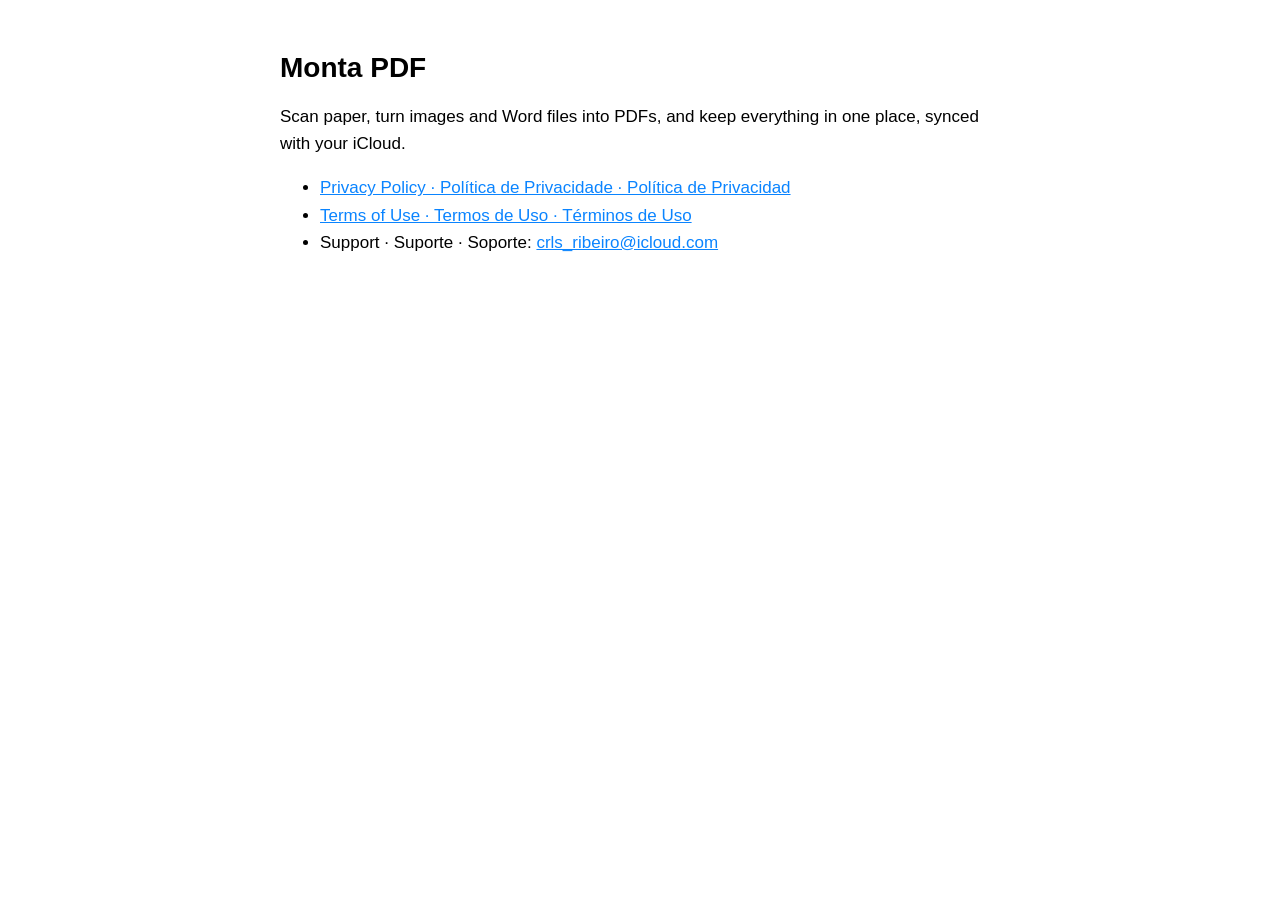
<file: docs/index.html>
<!DOCTYPE html>
<html lang="en">
<head>
<meta charset="utf-8">
<meta name="viewport" content="width=device-width, initial-scale=1">
<title>Monta PDF</title>
<link rel="stylesheet" href="style.css">
</head>
<body>
<h1>Monta PDF</h1>
<p>Scan paper, turn images and Word files into PDFs, and keep everything in one place, synced with your iCloud.</p>
<ul>
  <li><a href="privacy.html">Privacy Policy · Política de Privacidade · Política de Privacidad</a></li>
  <li><a href="terms.html">Terms of Use · Termos de Uso · Términos de Uso</a></li>
  <li>Support · Suporte · Soporte: <a href="mailto:crls_ribeiro@icloud.com">crls_ribeiro@icloud.com</a></li>
</ul>
</body>
</html>
</file>
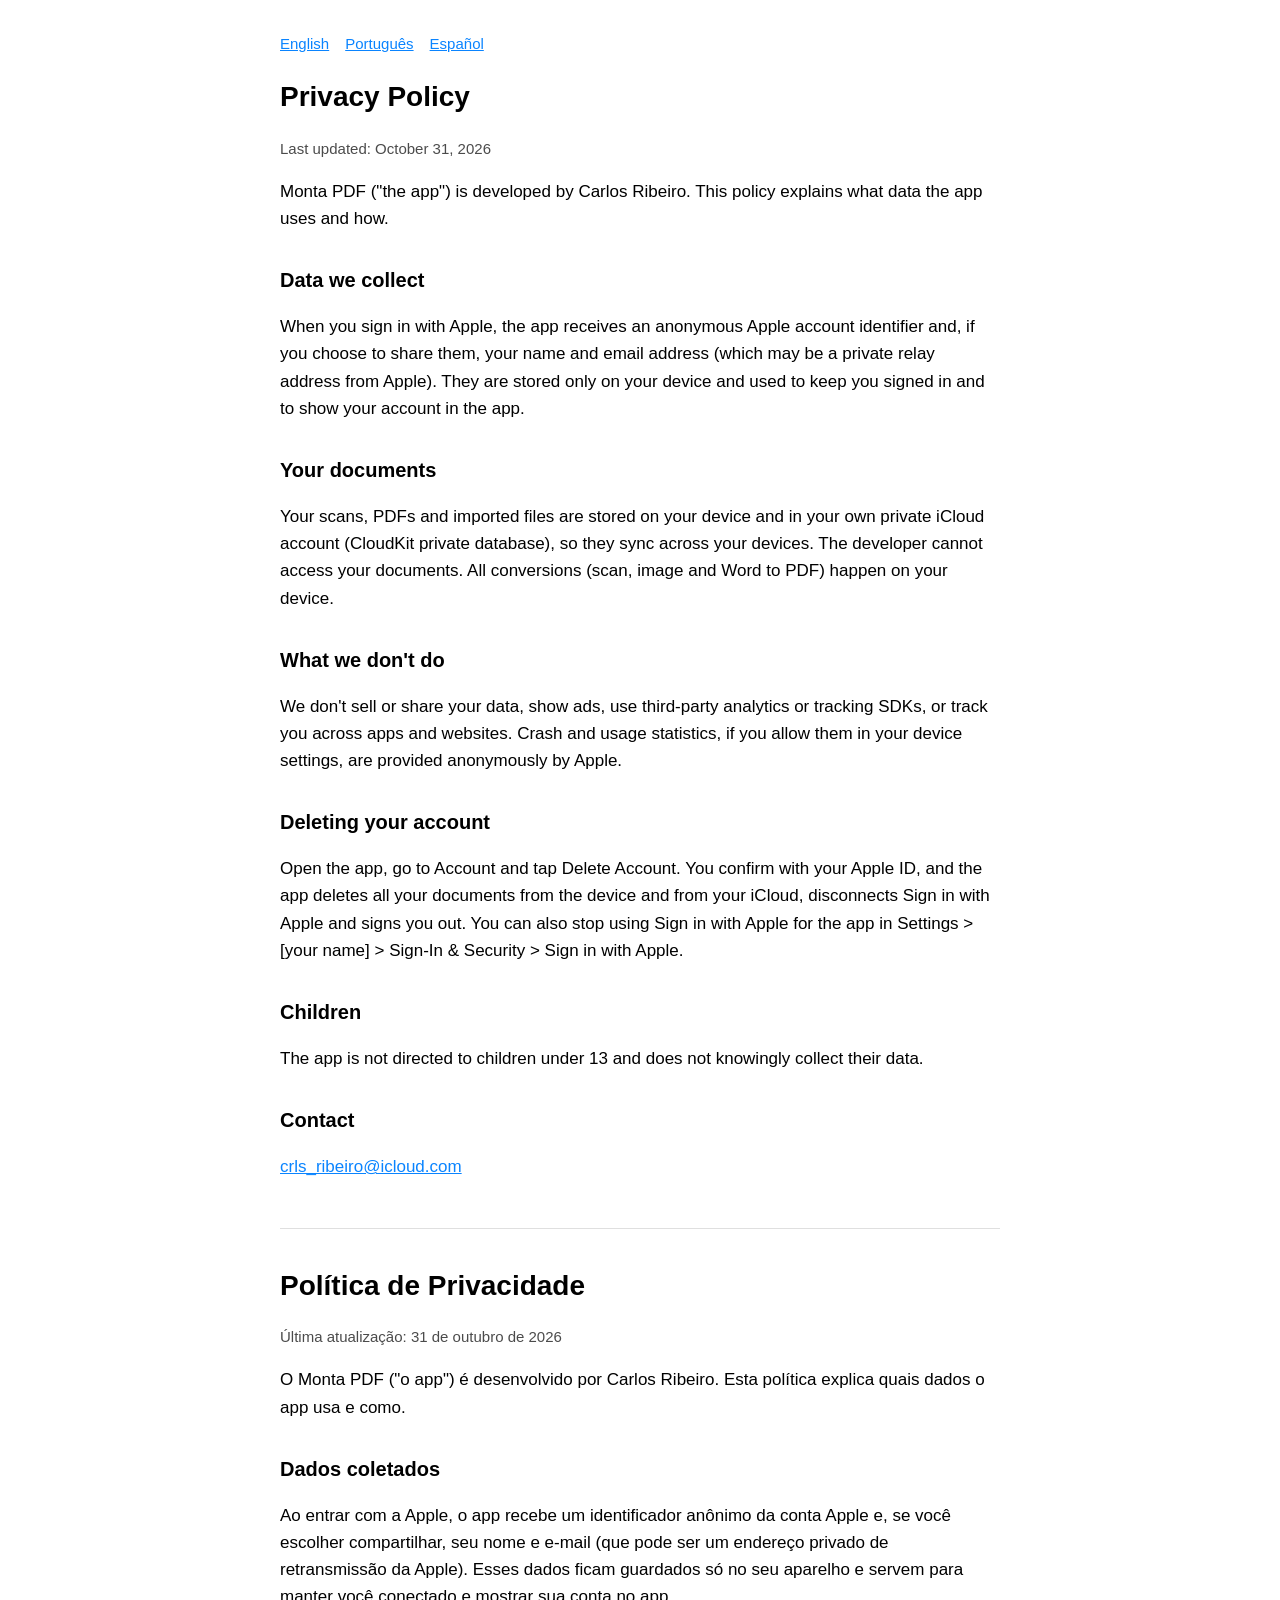
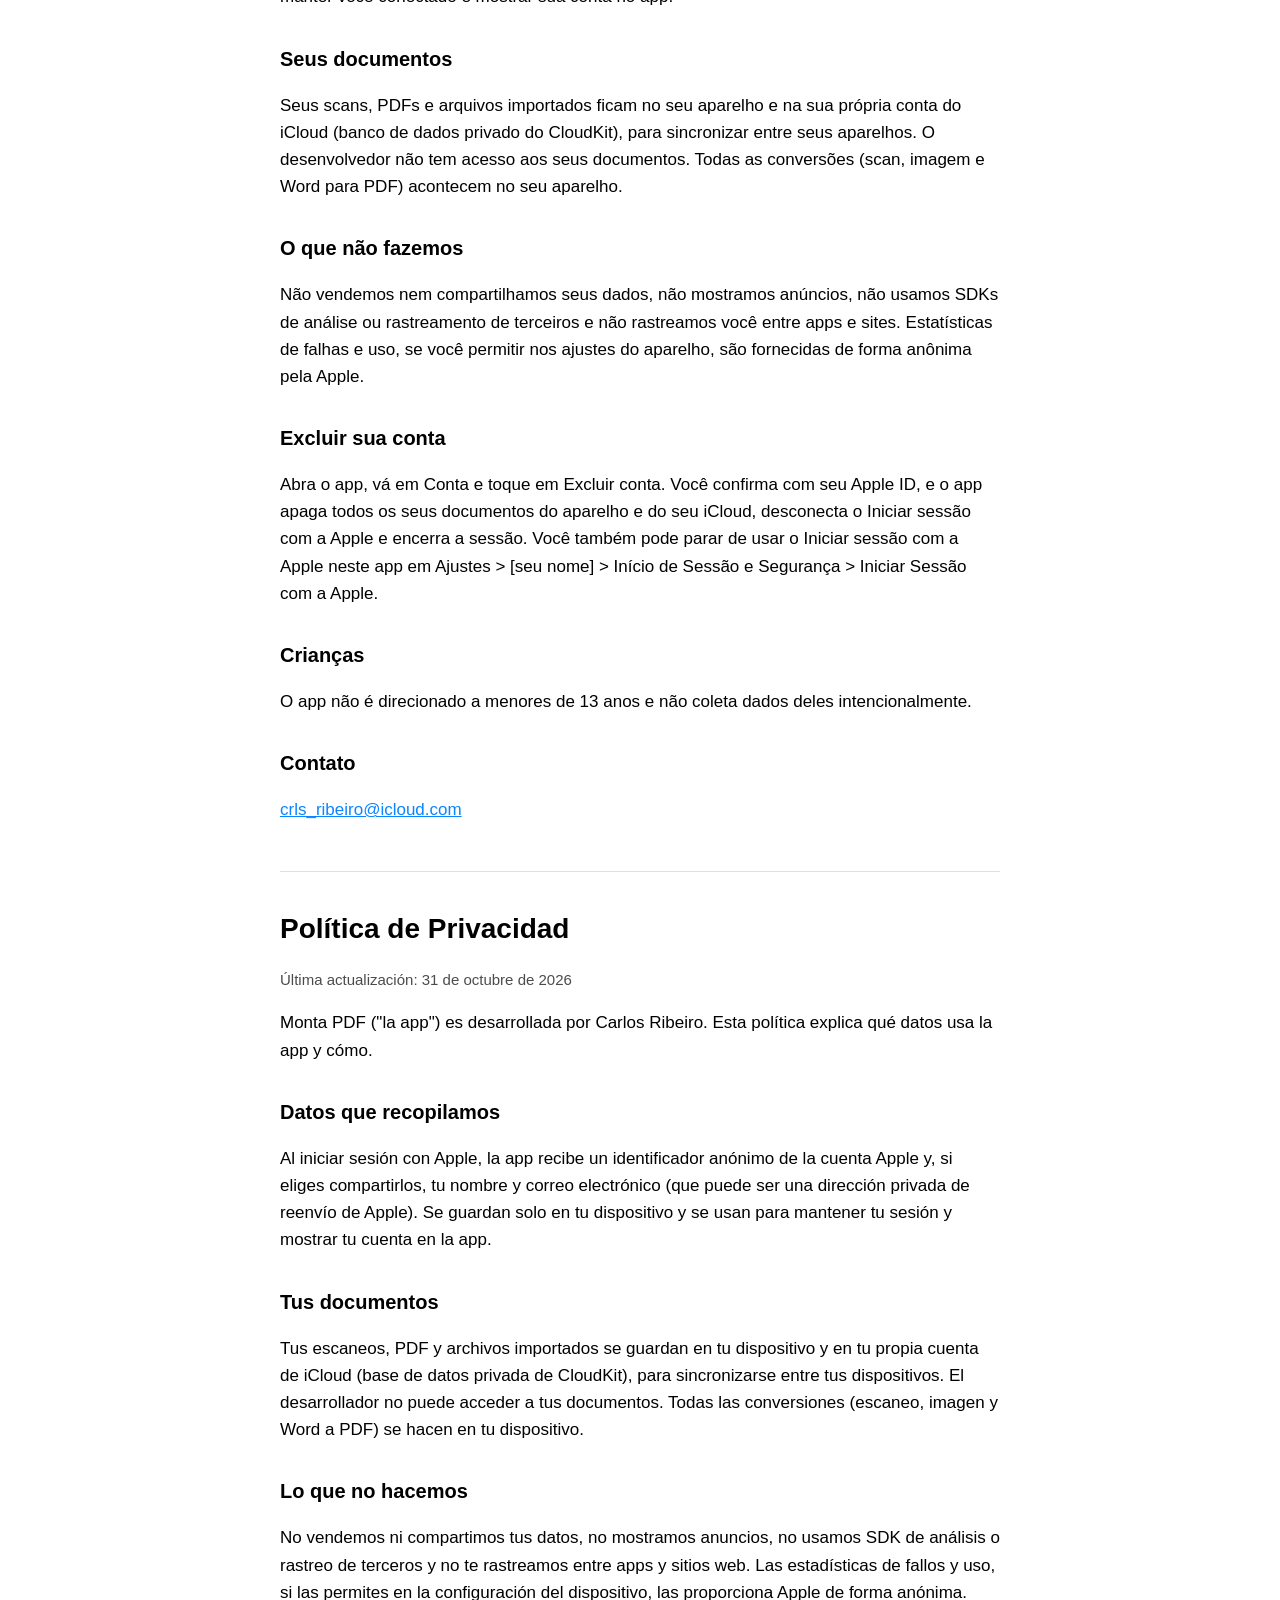
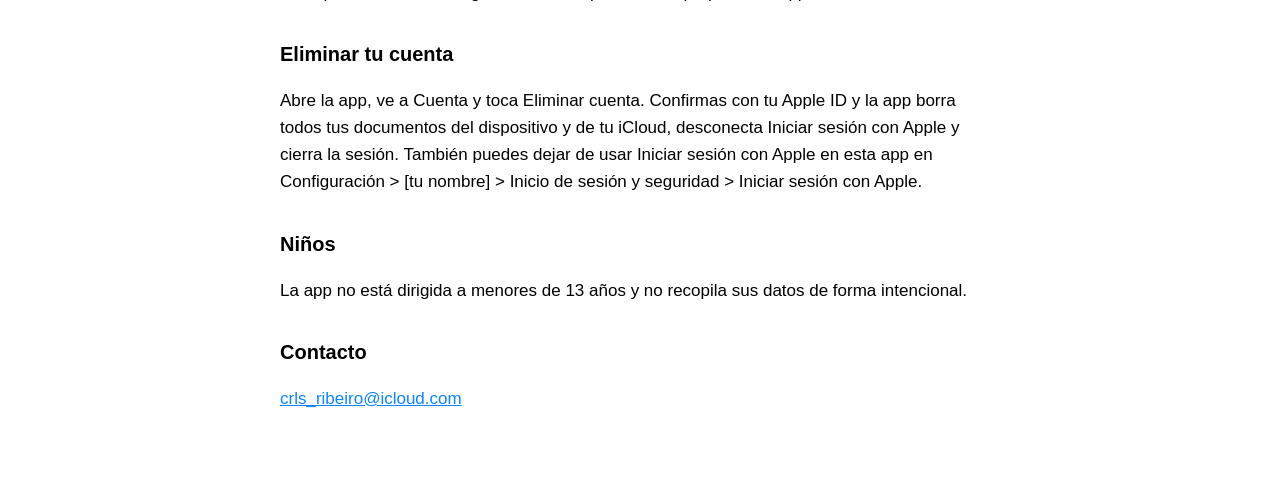
<file: docs/privacy.html>
<!DOCTYPE html>
<html lang="en">
<head>
<meta charset="utf-8">
<meta name="viewport" content="width=device-width, initial-scale=1">
<title>Monta PDF · Privacy Policy</title>
<link rel="stylesheet" href="style.css">
</head>
<body>
<nav><a href="#en">English</a><a href="#pt-BR">Português</a><a href="#es">Español</a></nav>

<section id="en" lang="en">
<h1>Privacy Policy</h1>
<p class="muted">Last updated: October 31, 2026</p>
<p>Monta PDF ("the app") is developed by Carlos Ribeiro. This policy explains what data the app uses and how.</p>
<h2>Data we collect</h2>
<p>When you sign in with Apple, the app receives an anonymous Apple account identifier and, if you choose to share them, your name and email address (which may be a private relay address from Apple). They are stored only on your device and used to keep you signed in and to show your account in the app.</p>
<h2>Your documents</h2>
<p>Your scans, PDFs and imported files are stored on your device and in your own private iCloud account (CloudKit private database), so they sync across your devices. The developer cannot access your documents. All conversions (scan, image and Word to PDF) happen on your device.</p>
<h2>What we don't do</h2>
<p>We don't sell or share your data, show ads, use third-party analytics or tracking SDKs, or track you across apps and websites. Crash and usage statistics, if you allow them in your device settings, are provided anonymously by Apple.</p>
<h2>Deleting your account</h2>
<p>Open the app, go to Account and tap Delete Account. You confirm with your Apple ID, and the app deletes all your documents from the device and from your iCloud, disconnects Sign in with Apple and signs you out. You can also stop using Sign in with Apple for the app in Settings &gt; [your name] &gt; Sign-In &amp; Security &gt; Sign in with Apple.</p>
<h2>Children</h2>
<p>The app is not directed to children under 13 and does not knowingly collect their data.</p>
<h2>Contact</h2>
<p><a href="mailto:crls_ribeiro@icloud.com">crls_ribeiro@icloud.com</a></p>
</section>

<section id="pt-BR" lang="pt-BR">
<h1>Política de Privacidade</h1>
<p class="muted">Última atualização: 31 de outubro de 2026</p>
<p>O Monta PDF ("o app") é desenvolvido por Carlos Ribeiro. Esta política explica quais dados o app usa e como.</p>
<h2>Dados coletados</h2>
<p>Ao entrar com a Apple, o app recebe um identificador anônimo da conta Apple e, se você escolher compartilhar, seu nome e e-mail (que pode ser um endereço privado de retransmissão da Apple). Esses dados ficam guardados só no seu aparelho e servem para manter você conectado e mostrar sua conta no app.</p>
<h2>Seus documentos</h2>
<p>Seus scans, PDFs e arquivos importados ficam no seu aparelho e na sua própria conta do iCloud (banco de dados privado do CloudKit), para sincronizar entre seus aparelhos. O desenvolvedor não tem acesso aos seus documentos. Todas as conversões (scan, imagem e Word para PDF) acontecem no seu aparelho.</p>
<h2>O que não fazemos</h2>
<p>Não vendemos nem compartilhamos seus dados, não mostramos anúncios, não usamos SDKs de análise ou rastreamento de terceiros e não rastreamos você entre apps e sites. Estatísticas de falhas e uso, se você permitir nos ajustes do aparelho, são fornecidas de forma anônima pela Apple.</p>
<h2>Excluir sua conta</h2>
<p>Abra o app, vá em Conta e toque em Excluir conta. Você confirma com seu Apple ID, e o app apaga todos os seus documentos do aparelho e do seu iCloud, desconecta o Iniciar sessão com a Apple e encerra a sessão. Você também pode parar de usar o Iniciar sessão com a Apple neste app em Ajustes &gt; [seu nome] &gt; Início de Sessão e Segurança &gt; Iniciar Sessão com a Apple.</p>
<h2>Crianças</h2>
<p>O app não é direcionado a menores de 13 anos e não coleta dados deles intencionalmente.</p>
<h2>Contato</h2>
<p><a href="mailto:crls_ribeiro@icloud.com">crls_ribeiro@icloud.com</a></p>
</section>

<section id="es" lang="es">
<h1>Política de Privacidad</h1>
<p class="muted">Última actualización: 31 de octubre de 2026</p>
<p>Monta PDF ("la app") es desarrollada por Carlos Ribeiro. Esta política explica qué datos usa la app y cómo.</p>
<h2>Datos que recopilamos</h2>
<p>Al iniciar sesión con Apple, la app recibe un identificador anónimo de la cuenta Apple y, si eliges compartirlos, tu nombre y correo electrónico (que puede ser una dirección privada de reenvío de Apple). Se guardan solo en tu dispositivo y se usan para mantener tu sesión y mostrar tu cuenta en la app.</p>
<h2>Tus documentos</h2>
<p>Tus escaneos, PDF y archivos importados se guardan en tu dispositivo y en tu propia cuenta de iCloud (base de datos privada de CloudKit), para sincronizarse entre tus dispositivos. El desarrollador no puede acceder a tus documentos. Todas las conversiones (escaneo, imagen y Word a PDF) se hacen en tu dispositivo.</p>
<h2>Lo que no hacemos</h2>
<p>No vendemos ni compartimos tus datos, no mostramos anuncios, no usamos SDK de análisis o rastreo de terceros y no te rastreamos entre apps y sitios web. Las estadísticas de fallos y uso, si las permites en la configuración del dispositivo, las proporciona Apple de forma anónima.</p>
<h2>Eliminar tu cuenta</h2>
<p>Abre la app, ve a Cuenta y toca Eliminar cuenta. Confirmas con tu Apple ID y la app borra todos tus documentos del dispositivo y de tu iCloud, desconecta Iniciar sesión con Apple y cierra la sesión. También puedes dejar de usar Iniciar sesión con Apple en esta app en Configuración &gt; [tu nombre] &gt; Inicio de sesión y seguridad &gt; Iniciar sesión con Apple.</p>
<h2>Niños</h2>
<p>La app no está dirigida a menores de 13 años y no recopila sus datos de forma intencional.</p>
<h2>Contacto</h2>
<p><a href="mailto:crls_ribeiro@icloud.com">crls_ribeiro@icloud.com</a></p>
</section>
</body>
</html>
</file>
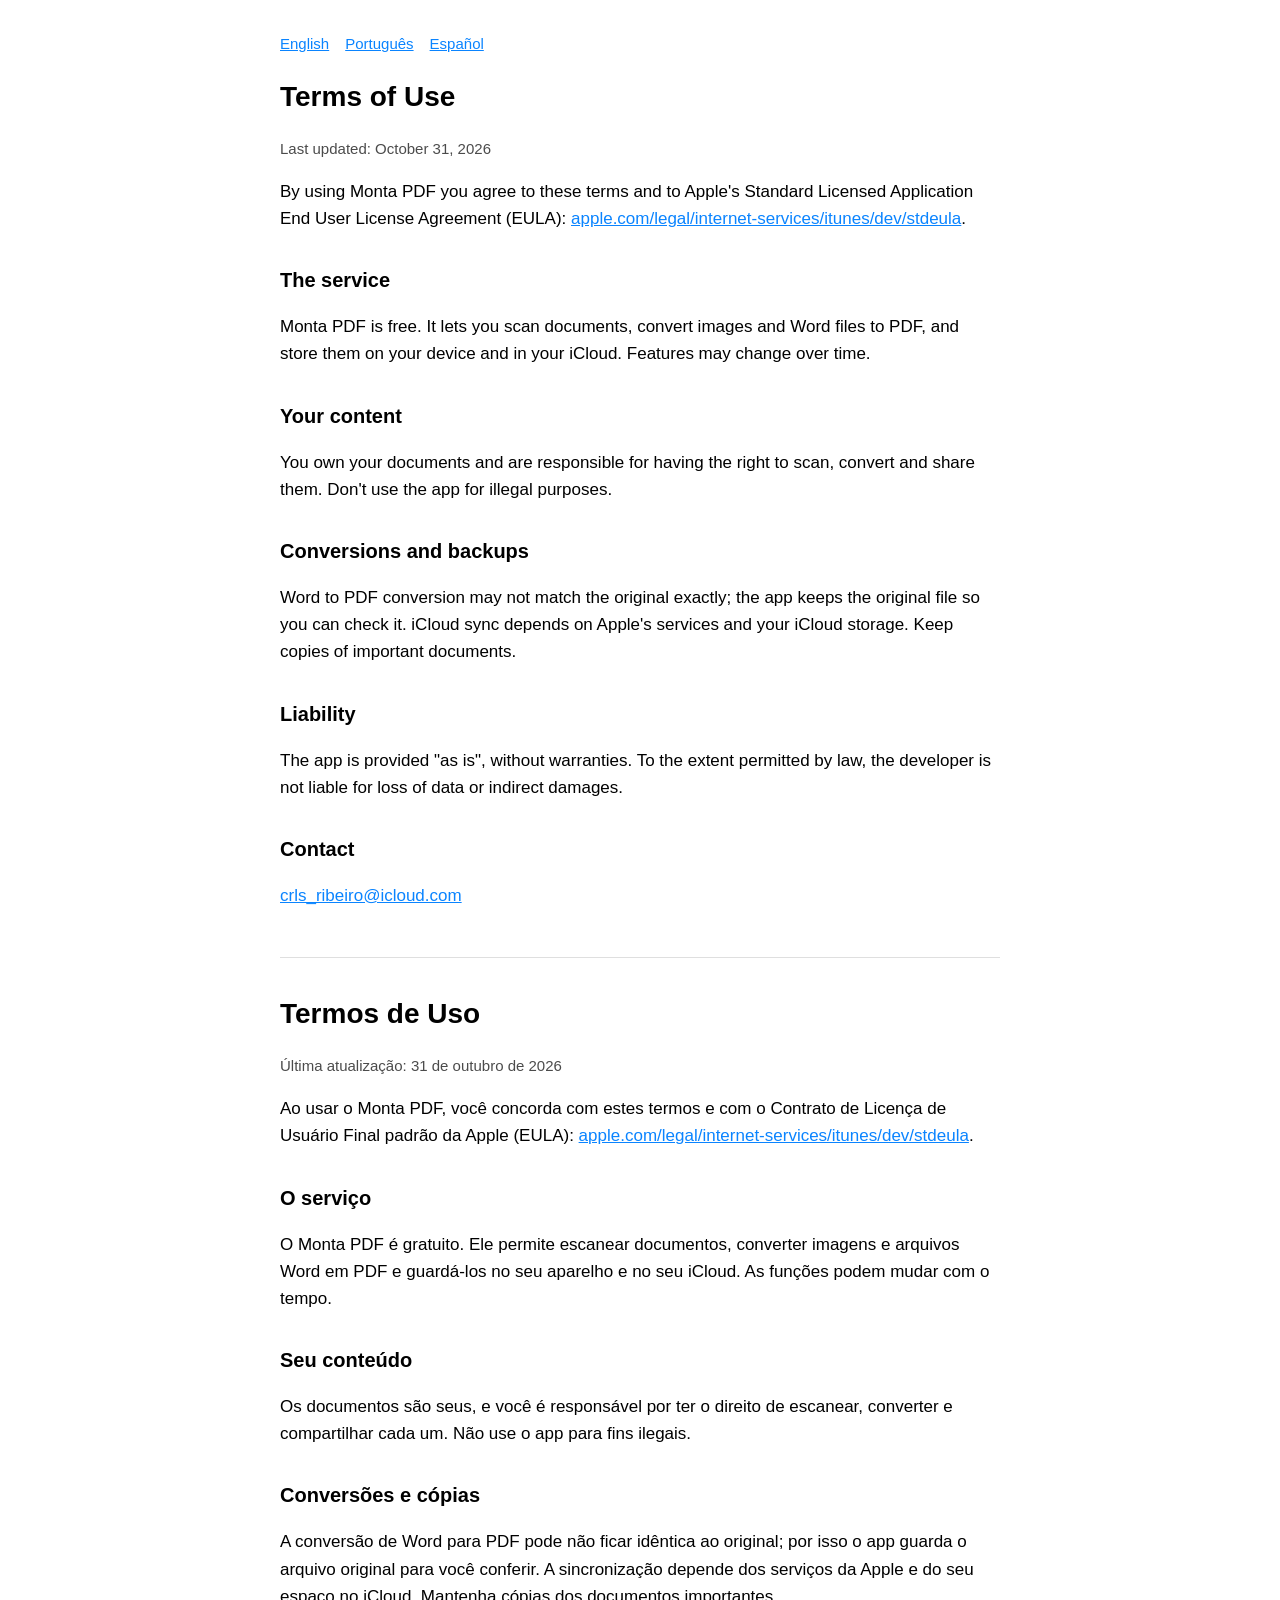
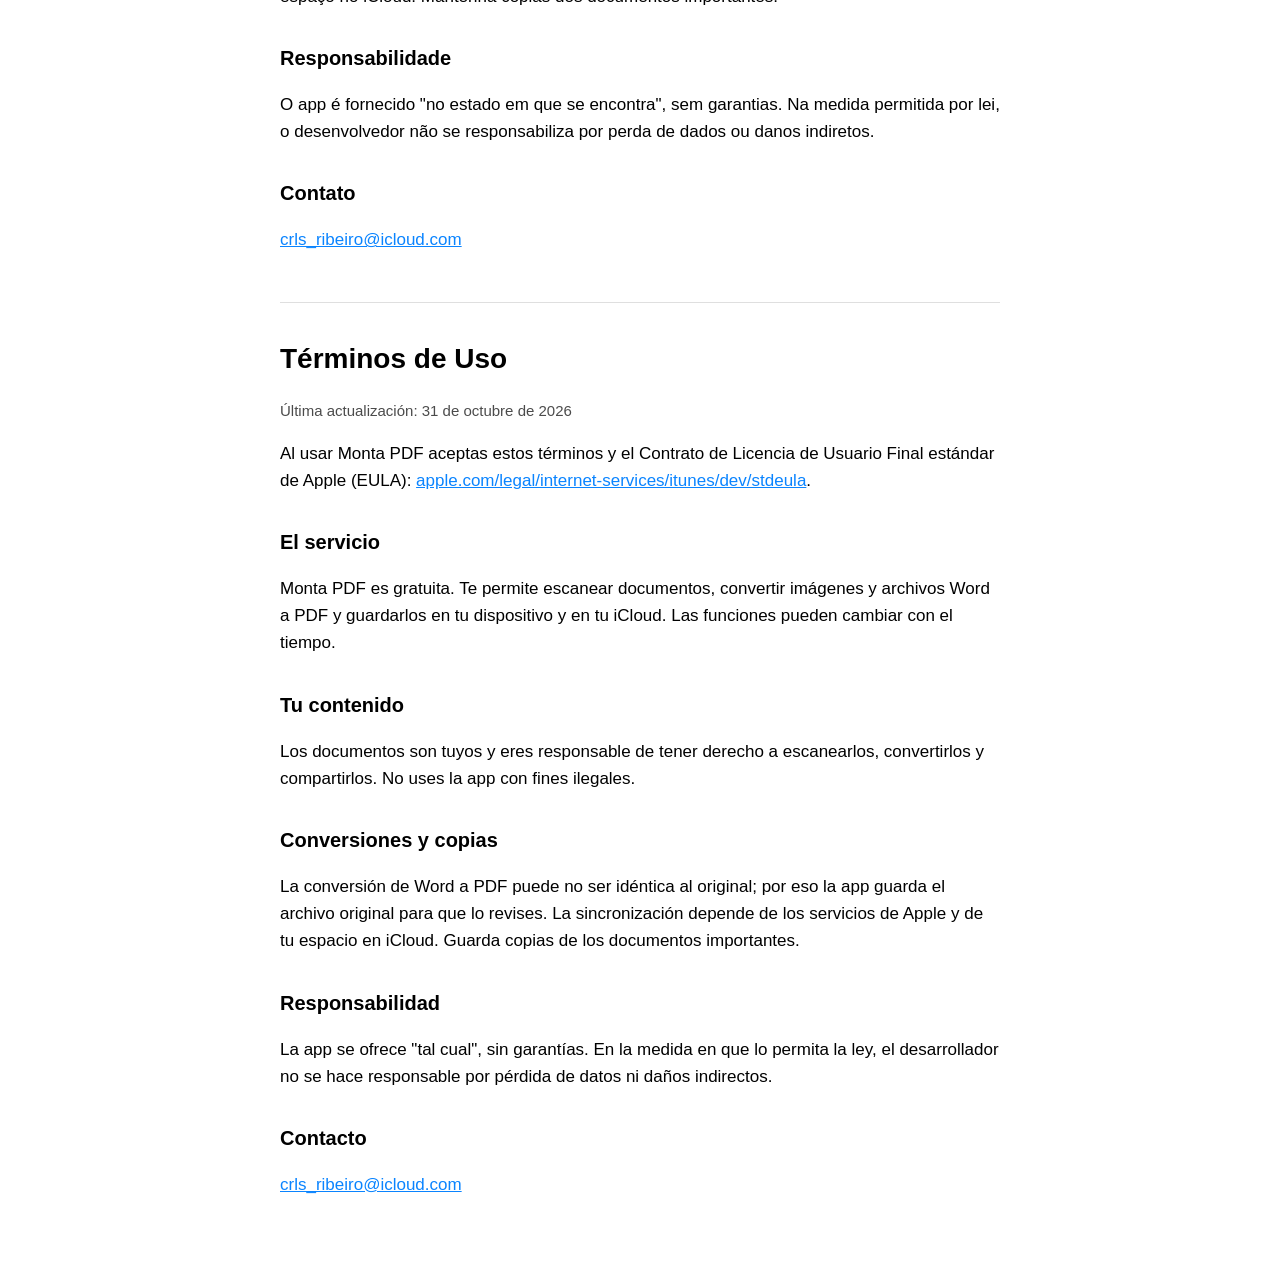
<file: docs/terms.html>
<!DOCTYPE html>
<html lang="en">
<head>
<meta charset="utf-8">
<meta name="viewport" content="width=device-width, initial-scale=1">
<title>Monta PDF · Terms of Use</title>
<link rel="stylesheet" href="style.css">
</head>
<body>
<nav><a href="#en">English</a><a href="#pt-BR">Português</a><a href="#es">Español</a></nav>

<section id="en" lang="en">
<h1>Terms of Use</h1>
<p class="muted">Last updated: October 31, 2026</p>
<p>By using Monta PDF you agree to these terms and to Apple's Standard Licensed Application End User License Agreement (EULA): <a href="https://www.apple.com/legal/internet-services/itunes/dev/stdeula/">apple.com/legal/internet-services/itunes/dev/stdeula</a>.</p>
<h2>The service</h2>
<p>Monta PDF is free. It lets you scan documents, convert images and Word files to PDF, and store them on your device and in your iCloud. Features may change over time.</p>
<h2>Your content</h2>
<p>You own your documents and are responsible for having the right to scan, convert and share them. Don't use the app for illegal purposes.</p>
<h2>Conversions and backups</h2>
<p>Word to PDF conversion may not match the original exactly; the app keeps the original file so you can check it. iCloud sync depends on Apple's services and your iCloud storage. Keep copies of important documents.</p>
<h2>Liability</h2>
<p>The app is provided "as is", without warranties. To the extent permitted by law, the developer is not liable for loss of data or indirect damages.</p>
<h2>Contact</h2>
<p><a href="mailto:crls_ribeiro@icloud.com">crls_ribeiro@icloud.com</a></p>
</section>

<section id="pt-BR" lang="pt-BR">
<h1>Termos de Uso</h1>
<p class="muted">Última atualização: 31 de outubro de 2026</p>
<p>Ao usar o Monta PDF, você concorda com estes termos e com o Contrato de Licença de Usuário Final padrão da Apple (EULA): <a href="https://www.apple.com/legal/internet-services/itunes/dev/stdeula/">apple.com/legal/internet-services/itunes/dev/stdeula</a>.</p>
<h2>O serviço</h2>
<p>O Monta PDF é gratuito. Ele permite escanear documentos, converter imagens e arquivos Word em PDF e guardá-los no seu aparelho e no seu iCloud. As funções podem mudar com o tempo.</p>
<h2>Seu conteúdo</h2>
<p>Os documentos são seus, e você é responsável por ter o direito de escanear, converter e compartilhar cada um. Não use o app para fins ilegais.</p>
<h2>Conversões e cópias</h2>
<p>A conversão de Word para PDF pode não ficar idêntica ao original; por isso o app guarda o arquivo original para você conferir. A sincronização depende dos serviços da Apple e do seu espaço no iCloud. Mantenha cópias dos documentos importantes.</p>
<h2>Responsabilidade</h2>
<p>O app é fornecido "no estado em que se encontra", sem garantias. Na medida permitida por lei, o desenvolvedor não se responsabiliza por perda de dados ou danos indiretos.</p>
<h2>Contato</h2>
<p><a href="mailto:crls_ribeiro@icloud.com">crls_ribeiro@icloud.com</a></p>
</section>

<section id="es" lang="es">
<h1>Términos de Uso</h1>
<p class="muted">Última actualización: 31 de octubre de 2026</p>
<p>Al usar Monta PDF aceptas estos términos y el Contrato de Licencia de Usuario Final estándar de Apple (EULA): <a href="https://www.apple.com/legal/internet-services/itunes/dev/stdeula/">apple.com/legal/internet-services/itunes/dev/stdeula</a>.</p>
<h2>El servicio</h2>
<p>Monta PDF es gratuita. Te permite escanear documentos, convertir imágenes y archivos Word a PDF y guardarlos en tu dispositivo y en tu iCloud. Las funciones pueden cambiar con el tiempo.</p>
<h2>Tu contenido</h2>
<p>Los documentos son tuyos y eres responsable de tener derecho a escanearlos, convertirlos y compartirlos. No uses la app con fines ilegales.</p>
<h2>Conversiones y copias</h2>
<p>La conversión de Word a PDF puede no ser idéntica al original; por eso la app guarda el archivo original para que lo revises. La sincronización depende de los servicios de Apple y de tu espacio en iCloud. Guarda copias de los documentos importantes.</p>
<h2>Responsabilidad</h2>
<p>La app se ofrece "tal cual", sin garantías. En la medida en que lo permita la ley, el desarrollador no se hace responsable por pérdida de datos ni daños indirectos.</p>
<h2>Contacto</h2>
<p><a href="mailto:crls_ribeiro@icloud.com">crls_ribeiro@icloud.com</a></p>
</section>
</body>
</html>
</file>
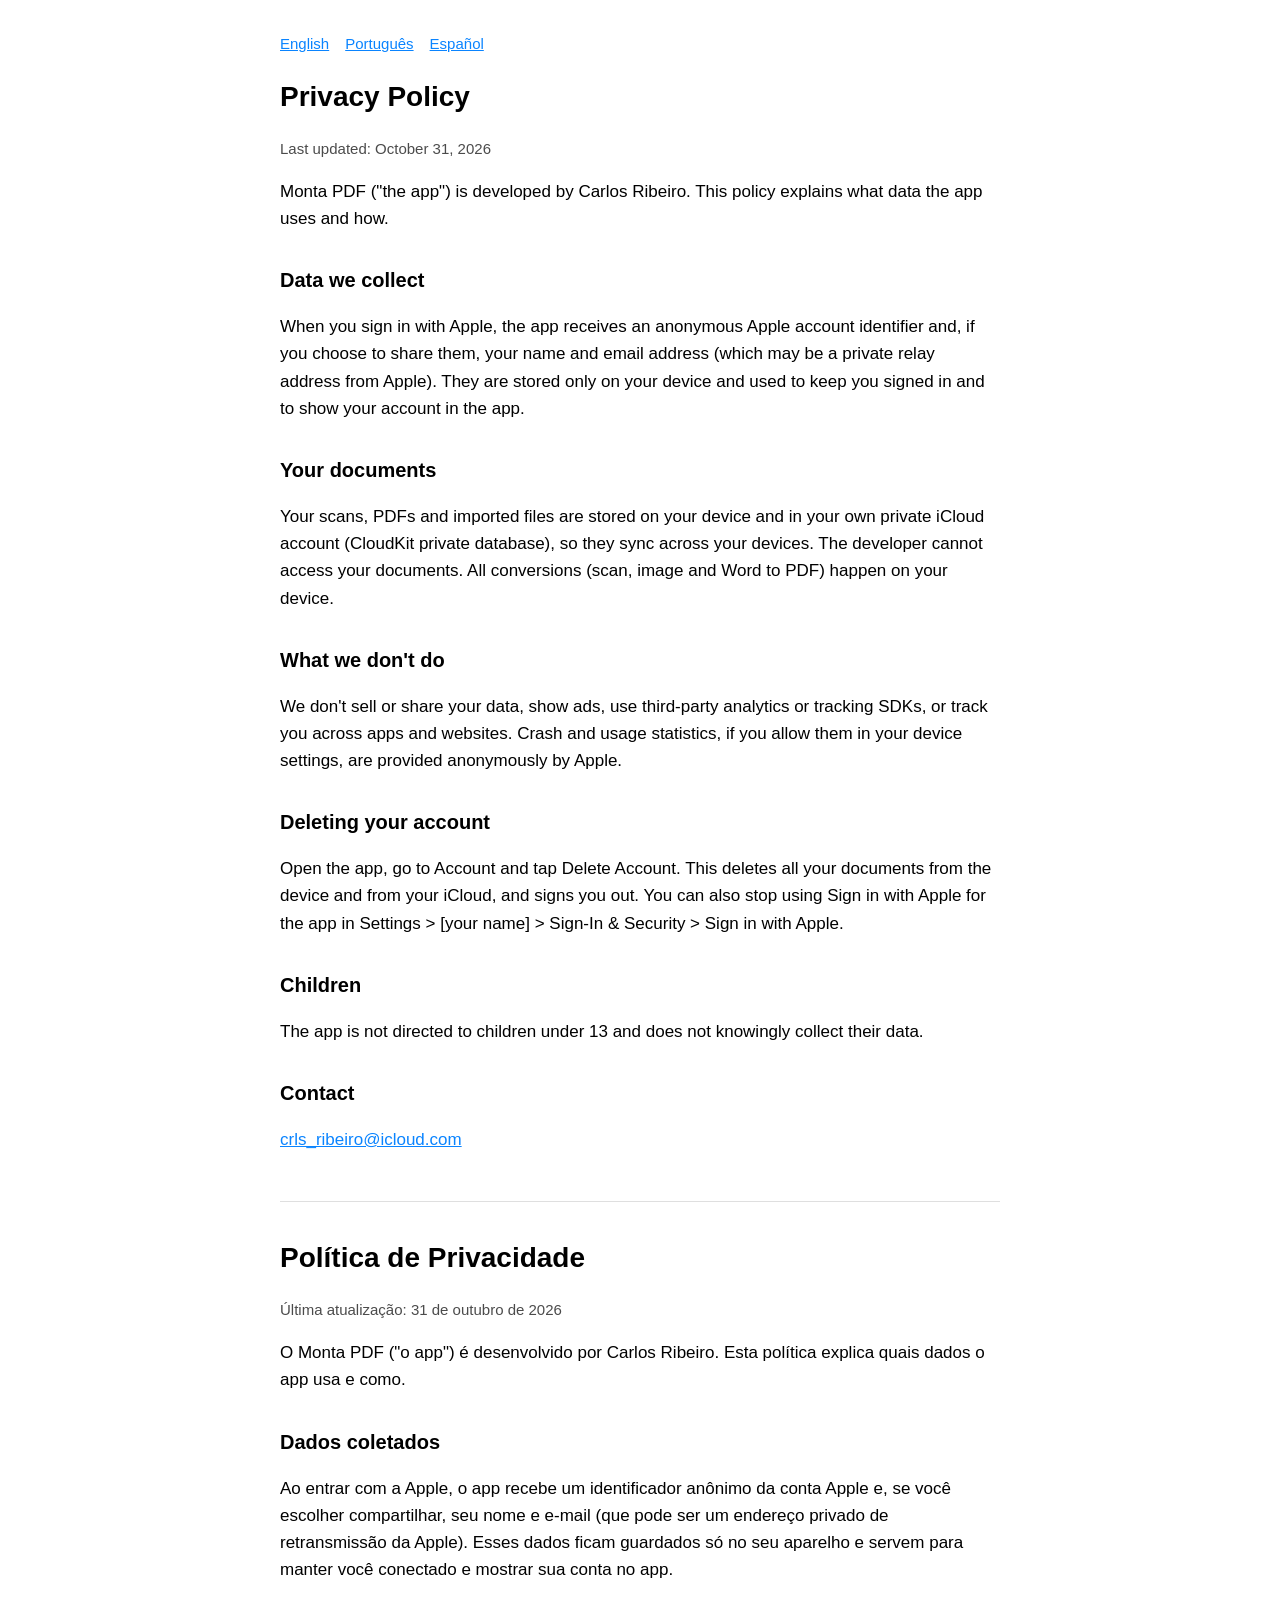
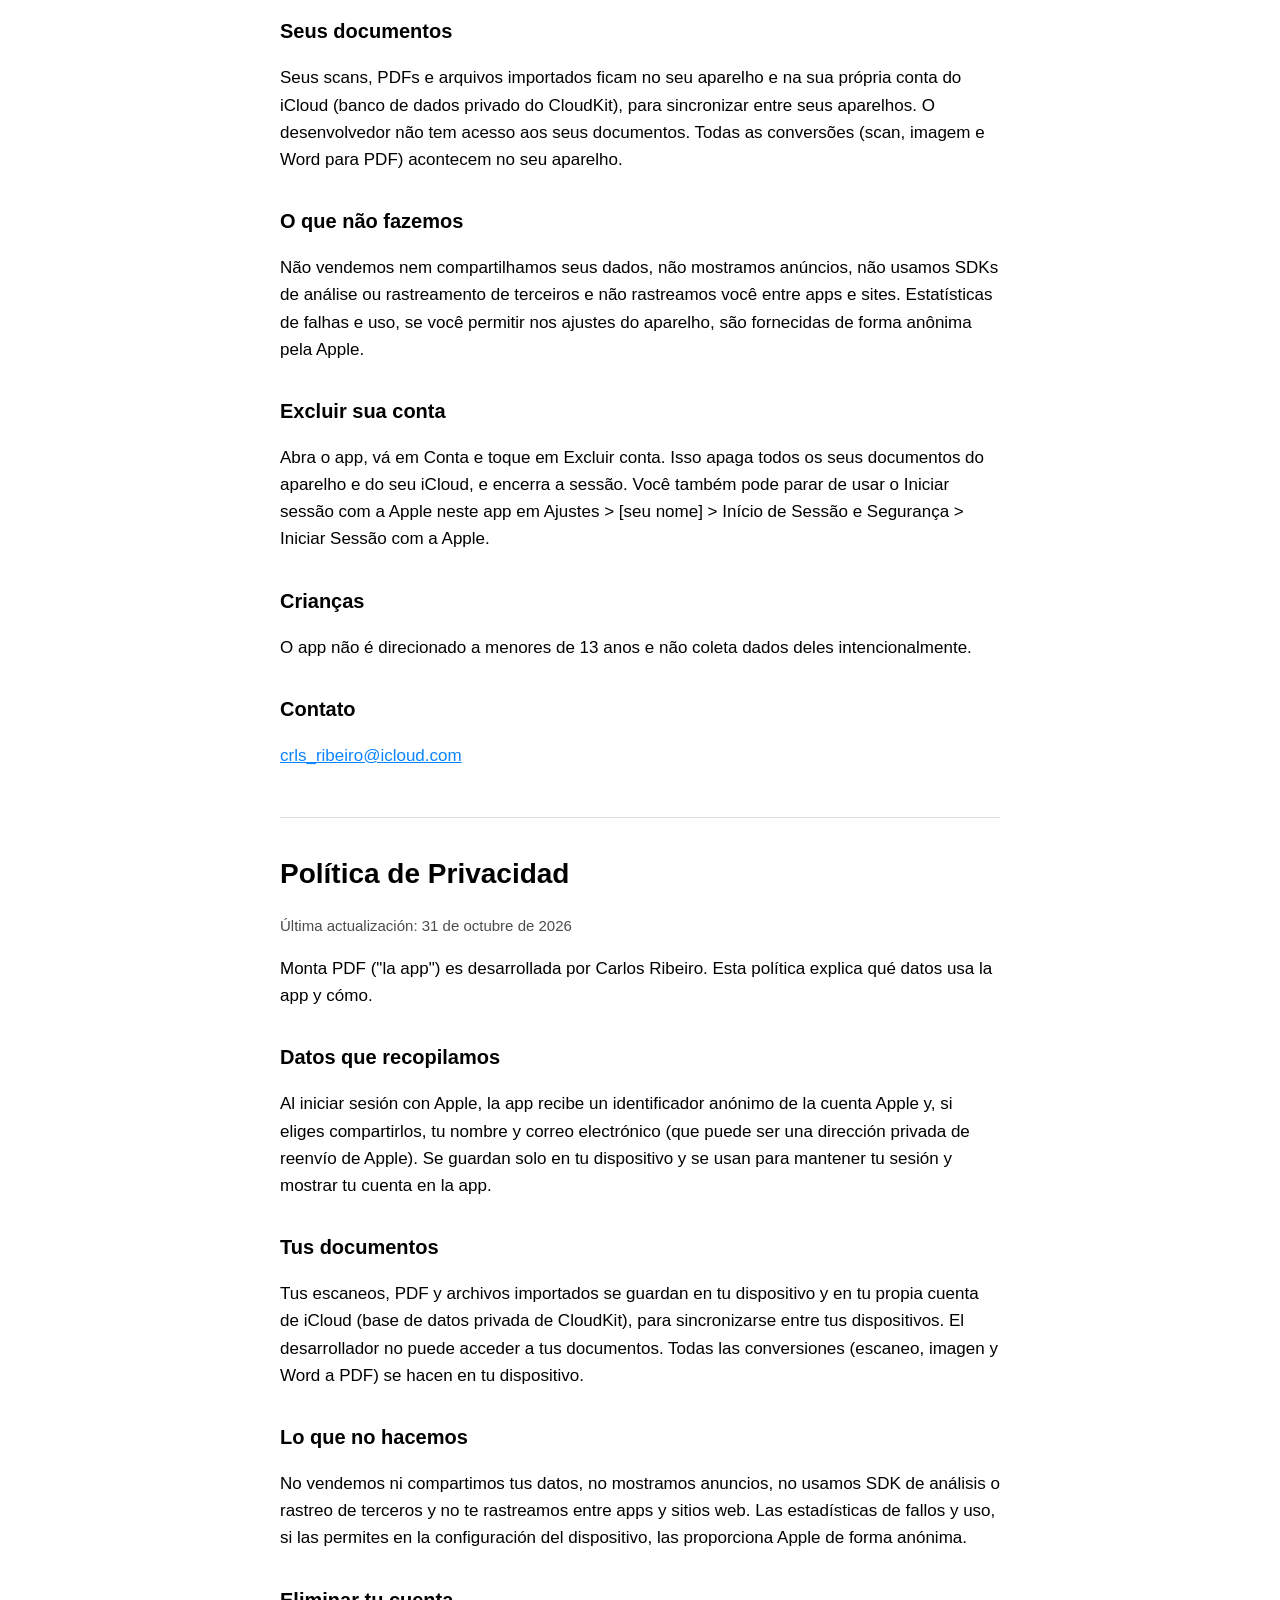
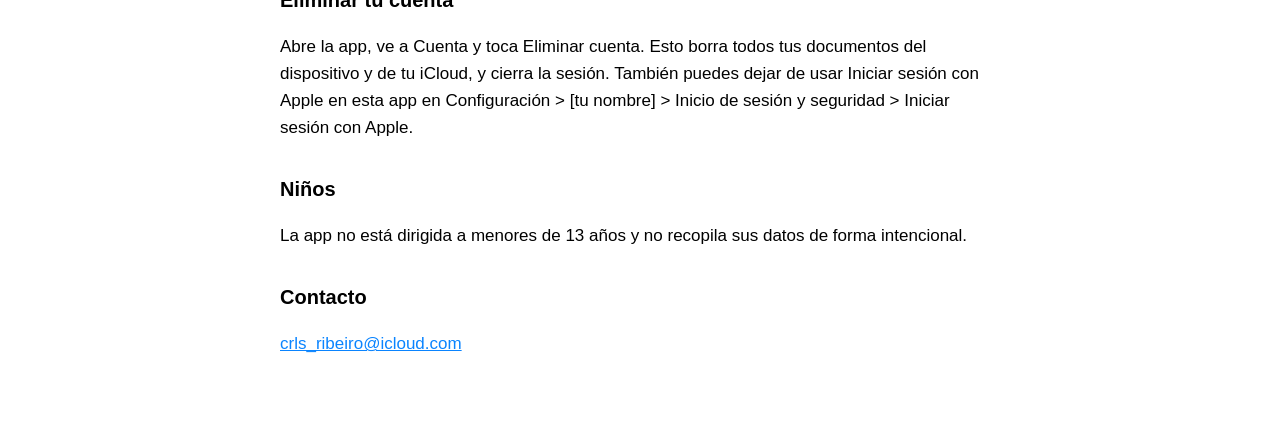
<file: site/privacy.html>
<!DOCTYPE html>
<html lang="en">
<head>
<meta charset="utf-8">
<meta name="viewport" content="width=device-width, initial-scale=1">
<title>Monta PDF · Privacy Policy</title>
<link rel="stylesheet" href="style.css">
</head>
<body>
<nav><a href="#en">English</a><a href="#pt-BR">Português</a><a href="#es">Español</a></nav>

<section id="en" lang="en">
<h1>Privacy Policy</h1>
<p class="muted">Last updated: October 31, 2026</p>
<p>Monta PDF ("the app") is developed by Carlos Ribeiro. This policy explains what data the app uses and how.</p>
<h2>Data we collect</h2>
<p>When you sign in with Apple, the app receives an anonymous Apple account identifier and, if you choose to share them, your name and email address (which may be a private relay address from Apple). They are stored only on your device and used to keep you signed in and to show your account in the app.</p>
<h2>Your documents</h2>
<p>Your scans, PDFs and imported files are stored on your device and in your own private iCloud account (CloudKit private database), so they sync across your devices. The developer cannot access your documents. All conversions (scan, image and Word to PDF) happen on your device.</p>
<h2>What we don't do</h2>
<p>We don't sell or share your data, show ads, use third-party analytics or tracking SDKs, or track you across apps and websites. Crash and usage statistics, if you allow them in your device settings, are provided anonymously by Apple.</p>
<h2>Deleting your account</h2>
<p>Open the app, go to Account and tap Delete Account. This deletes all your documents from the device and from your iCloud, and signs you out. You can also stop using Sign in with Apple for the app in Settings &gt; [your name] &gt; Sign-In &amp; Security &gt; Sign in with Apple.</p>
<h2>Children</h2>
<p>The app is not directed to children under 13 and does not knowingly collect their data.</p>
<h2>Contact</h2>
<p><a href="mailto:crls_ribeiro@icloud.com">crls_ribeiro@icloud.com</a></p>
</section>

<section id="pt-BR" lang="pt-BR">
<h1>Política de Privacidade</h1>
<p class="muted">Última atualização: 31 de outubro de 2026</p>
<p>O Monta PDF ("o app") é desenvolvido por Carlos Ribeiro. Esta política explica quais dados o app usa e como.</p>
<h2>Dados coletados</h2>
<p>Ao entrar com a Apple, o app recebe um identificador anônimo da conta Apple e, se você escolher compartilhar, seu nome e e-mail (que pode ser um endereço privado de retransmissão da Apple). Esses dados ficam guardados só no seu aparelho e servem para manter você conectado e mostrar sua conta no app.</p>
<h2>Seus documentos</h2>
<p>Seus scans, PDFs e arquivos importados ficam no seu aparelho e na sua própria conta do iCloud (banco de dados privado do CloudKit), para sincronizar entre seus aparelhos. O desenvolvedor não tem acesso aos seus documentos. Todas as conversões (scan, imagem e Word para PDF) acontecem no seu aparelho.</p>
<h2>O que não fazemos</h2>
<p>Não vendemos nem compartilhamos seus dados, não mostramos anúncios, não usamos SDKs de análise ou rastreamento de terceiros e não rastreamos você entre apps e sites. Estatísticas de falhas e uso, se você permitir nos ajustes do aparelho, são fornecidas de forma anônima pela Apple.</p>
<h2>Excluir sua conta</h2>
<p>Abra o app, vá em Conta e toque em Excluir conta. Isso apaga todos os seus documentos do aparelho e do seu iCloud, e encerra a sessão. Você também pode parar de usar o Iniciar sessão com a Apple neste app em Ajustes &gt; [seu nome] &gt; Início de Sessão e Segurança &gt; Iniciar Sessão com a Apple.</p>
<h2>Crianças</h2>
<p>O app não é direcionado a menores de 13 anos e não coleta dados deles intencionalmente.</p>
<h2>Contato</h2>
<p><a href="mailto:crls_ribeiro@icloud.com">crls_ribeiro@icloud.com</a></p>
</section>

<section id="es" lang="es">
<h1>Política de Privacidad</h1>
<p class="muted">Última actualización: 31 de octubre de 2026</p>
<p>Monta PDF ("la app") es desarrollada por Carlos Ribeiro. Esta política explica qué datos usa la app y cómo.</p>
<h2>Datos que recopilamos</h2>
<p>Al iniciar sesión con Apple, la app recibe un identificador anónimo de la cuenta Apple y, si eliges compartirlos, tu nombre y correo electrónico (que puede ser una dirección privada de reenvío de Apple). Se guardan solo en tu dispositivo y se usan para mantener tu sesión y mostrar tu cuenta en la app.</p>
<h2>Tus documentos</h2>
<p>Tus escaneos, PDF y archivos importados se guardan en tu dispositivo y en tu propia cuenta de iCloud (base de datos privada de CloudKit), para sincronizarse entre tus dispositivos. El desarrollador no puede acceder a tus documentos. Todas las conversiones (escaneo, imagen y Word a PDF) se hacen en tu dispositivo.</p>
<h2>Lo que no hacemos</h2>
<p>No vendemos ni compartimos tus datos, no mostramos anuncios, no usamos SDK de análisis o rastreo de terceros y no te rastreamos entre apps y sitios web. Las estadísticas de fallos y uso, si las permites en la configuración del dispositivo, las proporciona Apple de forma anónima.</p>
<h2>Eliminar tu cuenta</h2>
<p>Abre la app, ve a Cuenta y toca Eliminar cuenta. Esto borra todos tus documentos del dispositivo y de tu iCloud, y cierra la sesión. También puedes dejar de usar Iniciar sesión con Apple en esta app en Configuración &gt; [tu nombre] &gt; Inicio de sesión y seguridad &gt; Iniciar sesión con Apple.</p>
<h2>Niños</h2>
<p>La app no está dirigida a menores de 13 años y no recopila sus datos de forma intencional.</p>
<h2>Contacto</h2>
<p><a href="mailto:crls_ribeiro@icloud.com">crls_ribeiro@icloud.com</a></p>
</section>
</body>
</html>
</file>
<file: docs/style.css>
:root { color-scheme: light dark; --accent: #0a84ff; }
body { font: 17px/1.6 -apple-system, BlinkMacSystemFont, "Segoe UI", Roboto, sans-serif; max-width: 720px; margin: 0 auto; padding: 32px 20px 64px; }
nav { display: flex; gap: 16px; font-size: 15px; margin-bottom: 24px; }
a { color: var(--accent); }
h1 { font-size: 28px; line-height: 1.2; }
h2 { font-size: 20px; margin-top: 32px; }
section + section { border-top: 1px solid #8884; margin-top: 48px; padding-top: 16px; }
.muted { opacity: .7; font-size: 15px; }
</file>
<file: site/style.css>
:root { color-scheme: light dark; --accent: #0a84ff; }
body { font: 17px/1.6 -apple-system, BlinkMacSystemFont, "Segoe UI", Roboto, sans-serif; max-width: 720px; margin: 0 auto; padding: 32px 20px 64px; }
nav { display: flex; gap: 16px; font-size: 15px; margin-bottom: 24px; }
a { color: var(--accent); }
h1 { font-size: 28px; line-height: 1.2; }
h2 { font-size: 20px; margin-top: 32px; }
section + section { border-top: 1px solid #8884; margin-top: 48px; padding-top: 16px; }
.muted { opacity: .7; font-size: 15px; }
</file>
